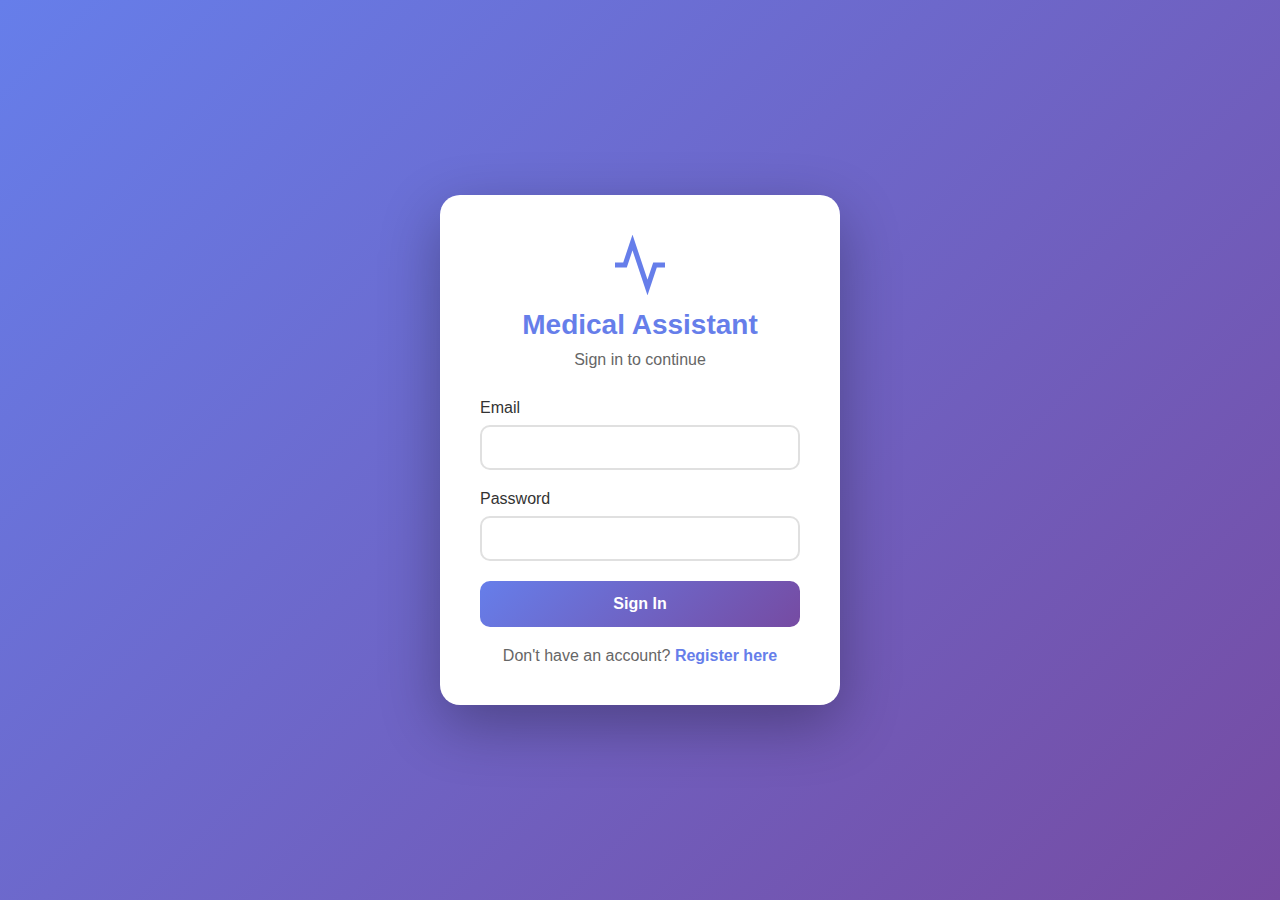
<file: templates/login.html>
<!DOCTYPE html>
<html lang="en">
<head>
  <meta charset="UTF-8">
  <title>Login - Medical Assistant</title>
  <meta name="viewport" content="width=device-width, initial-scale=1.0">
  <style>
    * {
      margin: 0;
      padding: 0;
      box-sizing: border-box;
    }
    
    body {
      font-family: 'Segoe UI', Tahoma, Geneva, Verdana, sans-serif;
      background: linear-gradient(135deg, #667eea 0%, #764ba2 100%);
      min-height: 100vh;
      display: flex;
      align-items: center;
      justify-content: center;
      padding: 20px;
    }
    
    .login-container {
      background: white;
      padding: 40px;
      border-radius: 20px;
      box-shadow: 0 20px 60px rgba(0, 0, 0, 0.3);
      width: 100%;
      max-width: 400px;
      animation: slideIn 0.5s ease;
    }
    
    @keyframes slideIn {
      from {
        opacity: 0;
        transform: translateY(-20px);
      }
      to {
        opacity: 1;
        transform: translateY(0);
      }
    }
    
    .logo {
      text-align: center;
      margin-bottom: 30px;
    }
    
    .logo svg {
      width: 60px;
      height: 60px;
      margin-bottom: 10px;
    }
    
    h1 {
      color: #667eea;
      font-size: 28px;
      text-align: center;
      margin-bottom: 10px;
    }
    
    p {
      text-align: center;
      color: #666;
      margin-bottom: 30px;
    }
    
    .form-group {
      margin-bottom: 20px;
    }
    
    label {
      display: block;
      color: #333;
      font-weight: 500;
      margin-bottom: 8px;
    }
    
    input {
      width: 100%;
      padding: 12px 15px;
      border: 2px solid #e0e0e0;
      border-radius: 10px;
      font-size: 15px;
      font-family: inherit;
      transition: border-color 0.3s;
    }
    
    input:focus {
      outline: none;
      border-color: #667eea;
    }
    
    button {
      width: 100%;
      padding: 14px;
      background: linear-gradient(135deg, #667eea 0%, #764ba2 100%);
      color: white;
      border: none;
      border-radius: 10px;
      font-size: 16px;
      font-weight: 600;
      cursor: pointer;
      transition: transform 0.3s;
      font-family: inherit;
    }
    
    button:hover {
      transform: translateY(-2px);
      box-shadow: 0 5px 15px rgba(102, 126, 234, 0.4);
    }
    
    button:disabled {
      background: #ccc;
      cursor: not-allowed;
      transform: none;
    }
    
    .error-message {
      background: #f8d7da;
      color: #721c24;
      padding: 12px;
      border-radius: 8px;
      margin-bottom: 20px;
      display: none;
      border: 1px solid #f5c6cb;
    }
    
    .register-link {
      text-align: center;
      margin-top: 20px;
      color: #666;
    }
    
    .register-link a {
      color: #667eea;
      text-decoration: none;
      font-weight: 600;
    }
    
    .register-link a:hover {
      text-decoration: underline;
    }
  </style>
</head>
<body>
  <div class="login-container">
    <div class="logo">
      <svg viewBox="0 0 24 24" fill="none" stroke="#667eea" stroke-width="2">
        <path d="M22 12h-4l-3 9L9 3l-3 9H2"/>
      </svg>
      <h1>Medical Assistant</h1>
      <p>Sign in to continue</p>
    </div>
    
    <div class="error-message" id="error-message"></div>
    
    <form id="login-form">
      <div class="form-group">
        <label for="email">Email</label>
        <input type="email" id="email" name="email" required autocomplete="email">
      </div>
      
      <div class="form-group">
        <label for="password">Password</label>
        <input type="password" id="password" name="password" required autocomplete="current-password">
      </div>
      
      <button type="submit" id="login-btn">Sign In</button>
    </form>
    
    <div class="register-link">
      Don't have an account? <a href="/register">Register here</a>
    </div>
  </div>

  <script>
    const form = document.getElementById('login-form');
    const loginBtn = document.getElementById('login-btn');
    const errorMessage = document.getElementById('error-message');
    
    form.addEventListener('submit', async (e) => {
      e.preventDefault();
      
      const email = document.getElementById('email').value;
      const password = document.getElementById('password').value;
      
      loginBtn.disabled = true;
      loginBtn.textContent = 'Signing in...';
      errorMessage.style.display = 'none';
      
      try {
        const response = await fetch('/login', {
          method: 'POST',
          headers: { 'Content-Type': 'application/json' },
          body: JSON.stringify({ email, password })
        });
        
        const data = await response.json();
        
        if (response.ok && data.success) {
          window.location.href = data.redirect;
        } else {
          errorMessage.textContent = data.error || 'Login failed';
          errorMessage.style.display = 'block';
        }
      } catch (error) {
        errorMessage.textContent = 'Connection error. Please try again.';
        errorMessage.style.display = 'block';
      }
      
      loginBtn.disabled = false;
      loginBtn.textContent = 'Sign In';
    });
  </script>
</body>
</html>
</file>
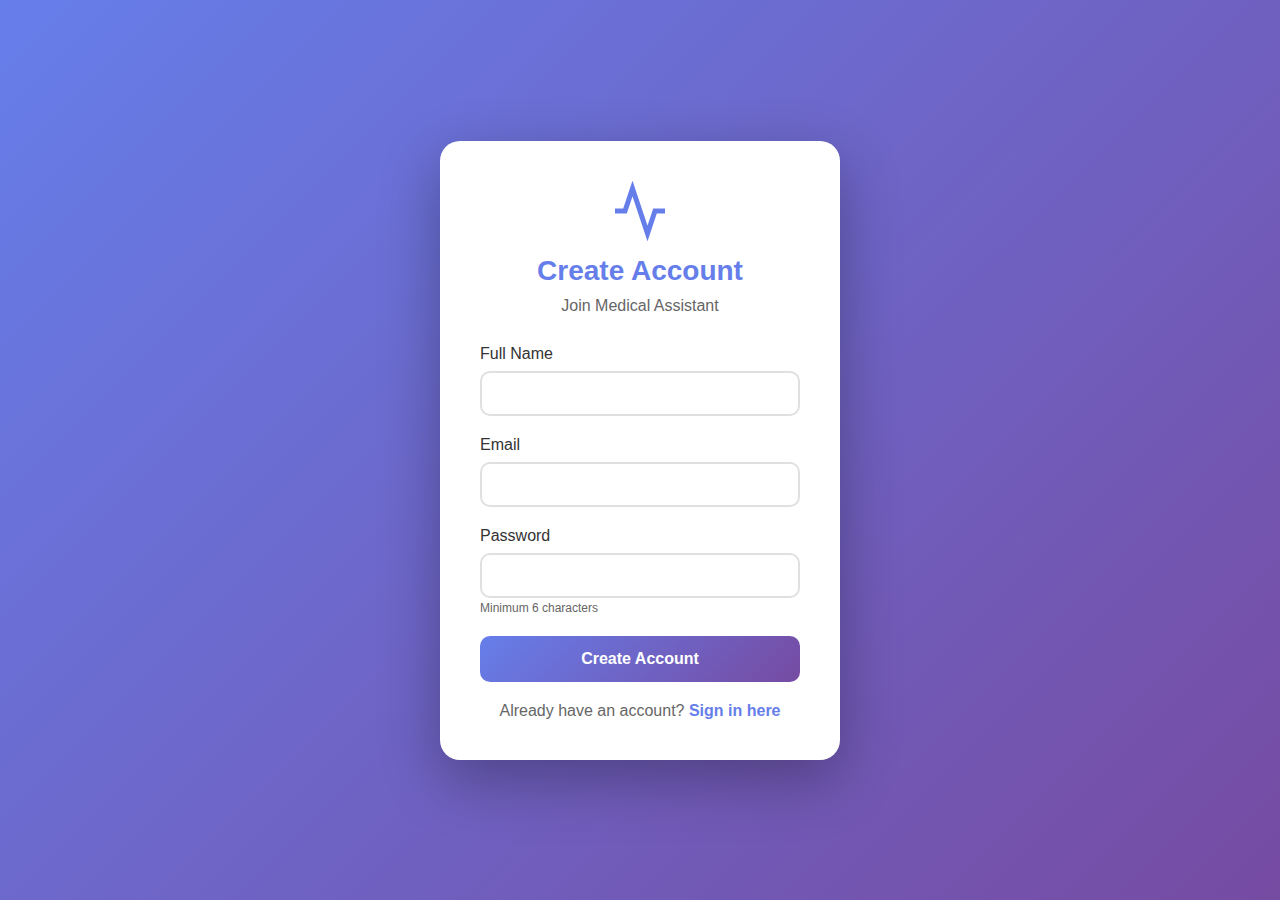
<file: templates/register.html>
<!DOCTYPE html>
<html lang="en">
<head>
  <meta charset="UTF-8">
  <title>Register - Medical Assistant</title>
  <meta name="viewport" content="width=device-width, initial-scale=1.0">
  <style>
    * {
      margin: 0;
      padding: 0;
      box-sizing: border-box;
    }
    
    body {
      font-family: 'Segoe UI', Tahoma, Geneva, Verdana, sans-serif;
      background: linear-gradient(135deg, #667eea 0%, #764ba2 100%);
      min-height: 100vh;
      display: flex;
      align-items: center;
      justify-content: center;
      padding: 20px;
    }
    
    .register-container {
      background: white;
      padding: 40px;
      border-radius: 20px;
      box-shadow: 0 20px 60px rgba(0, 0, 0, 0.3);
      width: 100%;
      max-width: 400px;
      animation: slideIn 0.5s ease;
    }
    
    @keyframes slideIn {
      from {
        opacity: 0;
        transform: translateY(-20px);
      }
      to {
        opacity: 1;
        transform: translateY(0);
      }
    }
    
    .logo {
      text-align: center;
      margin-bottom: 30px;
    }
    
    .logo svg {
      width: 60px;
      height: 60px;
      margin-bottom: 10px;
    }
    
    h1 {
      color: #667eea;
      font-size: 28px;
      text-align: center;
      margin-bottom: 10px;
    }
    
    p {
      text-align: center;
      color: #666;
      margin-bottom: 30px;
    }
    
    .form-group {
      margin-bottom: 20px;
    }
    
    label {
      display: block;
      color: #333;
      font-weight: 500;
      margin-bottom: 8px;
    }
    
    input {
      width: 100%;
      padding: 12px 15px;
      border: 2px solid #e0e0e0;
      border-radius: 10px;
      font-size: 15px;
      font-family: inherit;
      transition: border-color 0.3s;
    }
    
    input:focus {
      outline: none;
      border-color: #667eea;
    }
    
    button {
      width: 100%;
      padding: 14px;
      background: linear-gradient(135deg, #667eea 0%, #764ba2 100%);
      color: white;
      border: none;
      border-radius: 10px;
      font-size: 16px;
      font-weight: 600;
      cursor: pointer;
      transition: transform 0.3s;
      font-family: inherit;
    }
    
    button:hover {
      transform: translateY(-2px);
      box-shadow: 0 5px 15px rgba(102, 126, 234, 0.4);
    }
    
    button:disabled {
      background: #ccc;
      cursor: not-allowed;
      transform: none;
    }
    
    .error-message {
      background: #f8d7da;
      color: #721c24;
      padding: 12px;
      border-radius: 8px;
      margin-bottom: 20px;
      display: none;
      border: 1px solid #f5c6cb;
    }
    
    .login-link {
      text-align: center;
      margin-top: 20px;
      color: #666;
    }
    
    .login-link a {
      color: #667eea;
      text-decoration: none;
      font-weight: 600;
    }
    
    .login-link a:hover {
      text-decoration: underline;
    }
  </style>
</head>
<body>
  <div class="register-container">
    <div class="logo">
      <svg viewBox="0 0 24 24" fill="none" stroke="#667eea" stroke-width="2">
        <path d="M22 12h-4l-3 9L9 3l-3 9H2"/>
      </svg>
      <h1>Create Account</h1>
      <p>Join Medical Assistant</p>
    </div>
    
    <div class="error-message" id="error-message"></div>
    
    <form id="register-form">
      <div class="form-group">
        <label for="name">Full Name</label>
        <input type="text" id="name" name="name" required autocomplete="name">
      </div>
      
      <div class="form-group">
        <label for="email">Email</label>
        <input type="email" id="email" name="email" required autocomplete="email">
      </div>
      
      <div class="form-group">
        <label for="password">Password</label>
        <input type="password" id="password" name="password" required autocomplete="new-password" minlength="6">
        <small style="color: #666; font-size: 12px;">Minimum 6 characters</small>
      </div>
      
      <button type="submit" id="register-btn">Create Account</button>
    </form>
    
    <div class="login-link">
      Already have an account? <a href="/login">Sign in here</a>
    </div>
  </div>

  <script>
    const form = document.getElementById('register-form');
    const registerBtn = document.getElementById('register-btn');
    const errorMessage = document.getElementById('error-message');
    
    form.addEventListener('submit', async (e) => {
      e.preventDefault();
      
      const name = document.getElementById('name').value;
      const email = document.getElementById('email').value;
      const password = document.getElementById('password').value;
      
      registerBtn.disabled = true;
      registerBtn.textContent = 'Creating account...';
      errorMessage.style.display = 'none';
      
      try {
        const response = await fetch('/register', {
          method: 'POST',
          headers: { 'Content-Type': 'application/json' },
          body: JSON.stringify({ name, email, password })
        });
        
        const data = await response.json();
        
        if (response.ok && data.success) {
          window.location.href = data.redirect;
        } else {
          errorMessage.textContent = data.error || 'Registration failed';
          errorMessage.style.display = 'block';
        }
      } catch (error) {
        errorMessage.textContent = 'Connection error. Please try again.';
        errorMessage.style.display = 'block';
      }
      
      registerBtn.disabled = false;
      registerBtn.textContent = 'Create Account';
    });
  </script>
</body>
</html>
</file>
